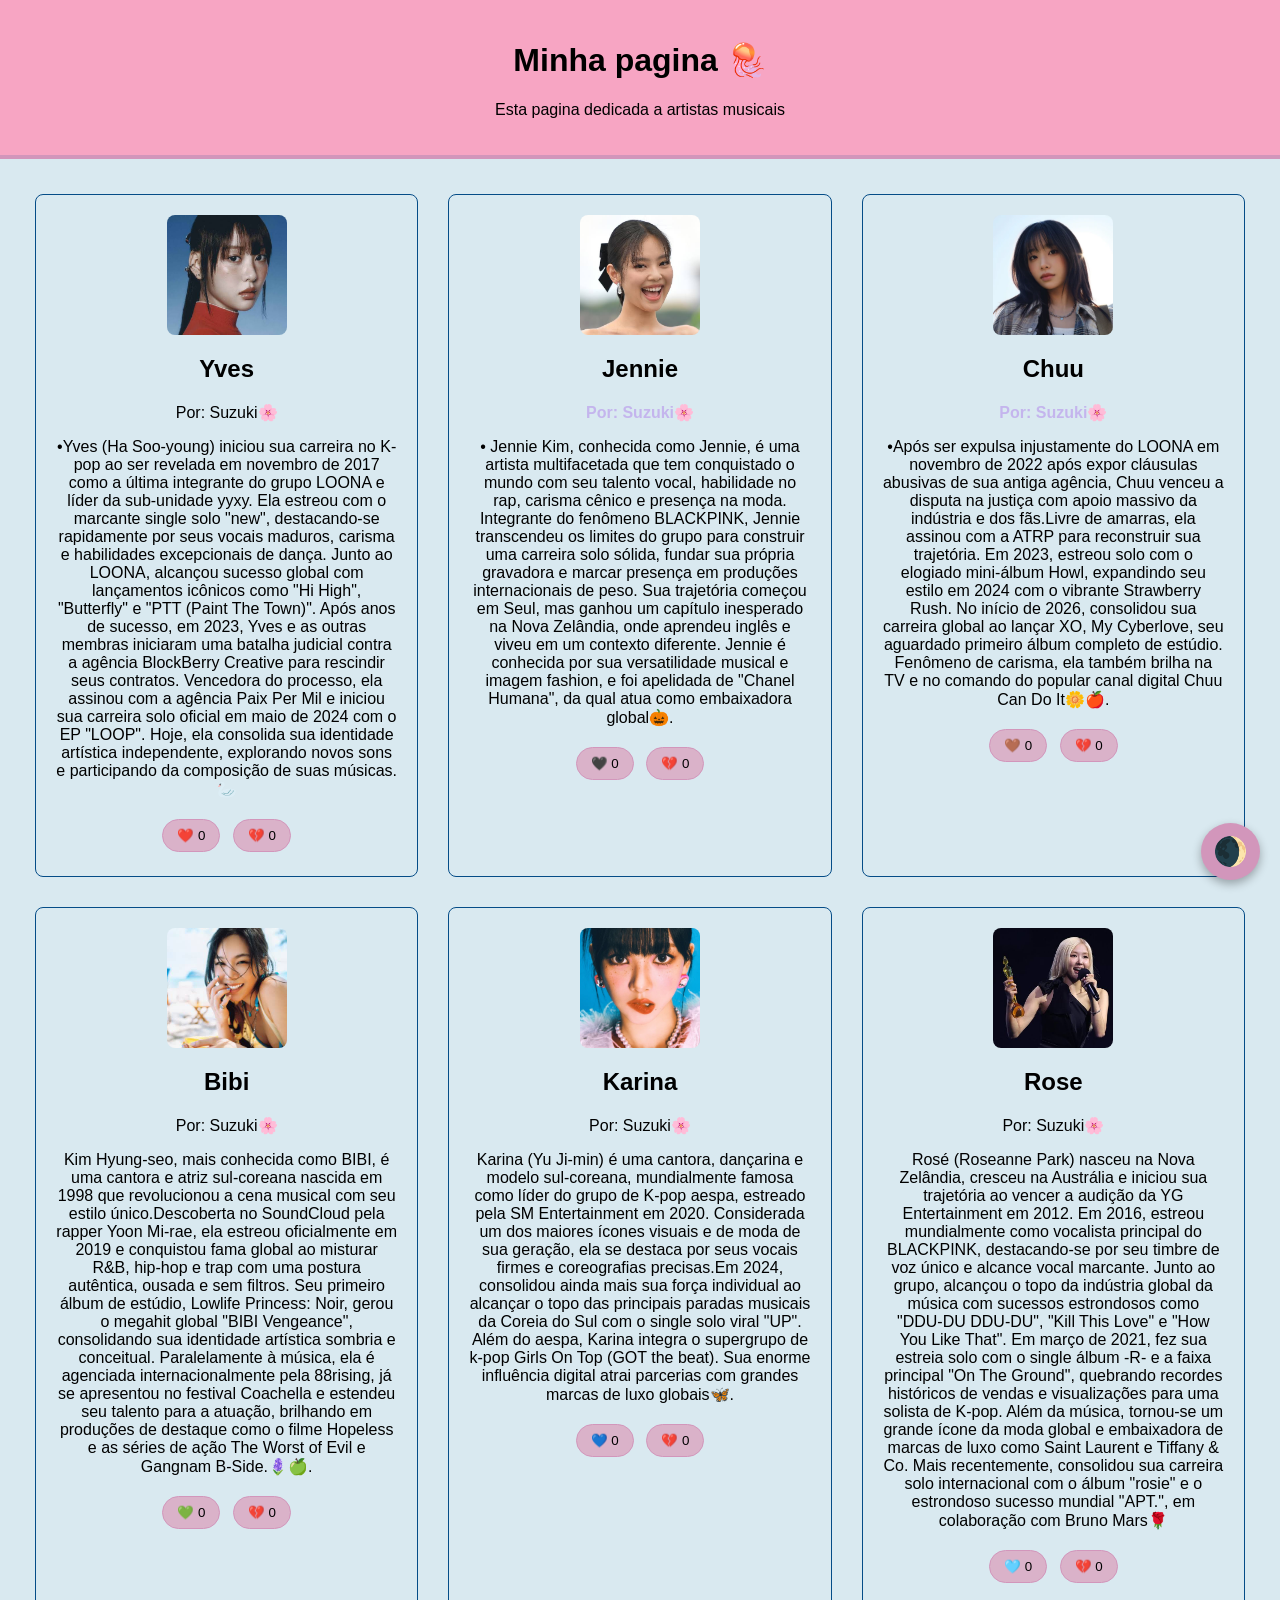
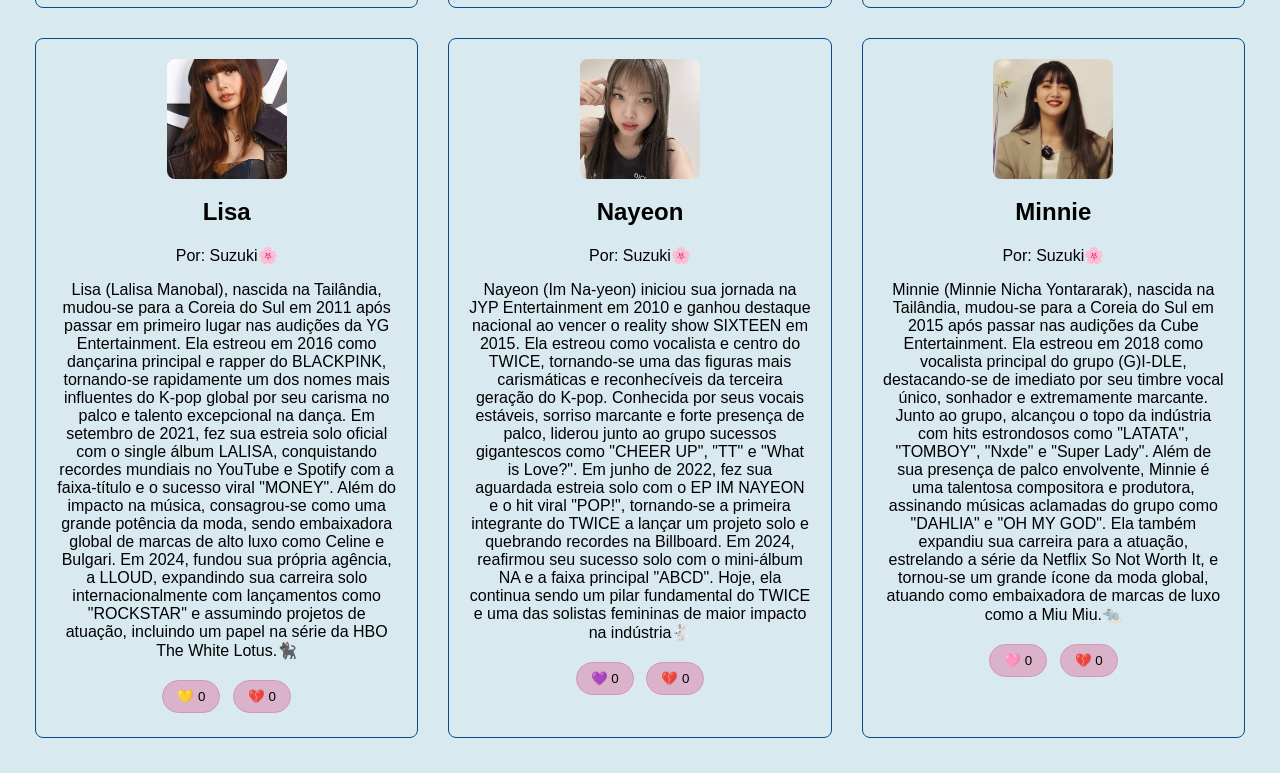
<file: index.html>
<!DOCTYPE html>
<html lang="pt-BR">

<head>
  <meta charset="UTF-8">
  <meta name="viewport" content="width=device-width, initial-scale=1.0">
  <title>Blog da Suzuki🌸</title>
  <link rel="stylesheet" href="style.css">

</head>

<body>
  <div class="container">
    <header>
      <h1> Minha pagina 🪼</h1>
      <p>Esta pagina dedicada a artistas musicais</p>
    </header>
    <main>
      <article>


        <img src="yves.png" alt="">
        <div>
          <h2>Yves</h2>
          <p class="yves">Por: Suzuki🌸</p>
          <p>•Yves (Ha Soo-young) iniciou sua carreira no K-pop ao ser revelada em novembro de 2017 como a última integrante do grupo
          LOONA e líder da sub-unidade yyxy. Ela estreou com o marcante single solo "new", destacando-se rapidamente por seus
          vocais maduros, carisma e habilidades excepcionais de dança. Junto ao LOONA, alcançou sucesso global com lançamentos
          icônicos como "Hi High", "Butterfly" e "PTT (Paint The Town)". Após anos de sucesso, em 2023, Yves e as outras membras
          iniciaram uma batalha judicial contra a agência BlockBerry Creative para rescindir seus contratos. Vencedora do
          processo, ela assinou com a agência Paix Per Mil e iniciou sua carreira solo oficial em maio de 2024 com o EP "LOOP".
          Hoje, ela consolida sua identidade artística independente, explorando novos sons e participando da composição de suas
          músicas.🦢</p>
          <button>❤️ <span>0</span></button>
          <button>💔 <span>0</span></button>
        </div>
      </article>
      <article>


        <img src="jennie.png"
          alt="jennie no met gala">
        <div>
          <h2>Jennie</h2>
          <p class="artigo-autor">Por: Suzuki🌸</p>
          <p>• Jennie Kim, conhecida como Jennie, é uma artista multifacetada que tem conquistado o mundo com seu talento vocal,
          habilidade no rap, carisma cênico e presença na moda. Integrante do fenômeno BLACKPINK, Jennie transcendeu os limites do
          grupo para construir uma carreira solo sólida, fundar sua própria gravadora e marcar presença em produções
          internacionais de peso. Sua trajetória começou em Seul, mas ganhou um capítulo inesperado na Nova Zelândia, onde
          aprendeu inglês e viveu em um contexto diferente. Jennie é conhecida por sua versatilidade musical e imagem fashion, e
          foi apelidada de "Chanel Humana", da qual atua como embaixadora global🎃.</p>
          <button>🖤 <span>0</span></button>
          <button>💔 <span>0</span></button>
        </div>
      </article>
      <article>


          <img src="chuu.png" alt="Foto da chuu">
          <div>
            <h2>Chuu</h2>
            <p class="artigo-autor">Por: Suzuki🌸</p>
            <p>•Após ser expulsa injustamente do LOONA em novembro de 2022 após expor cláusulas abusivas de sua antiga agência, Chuu
            venceu a disputa na justiça com apoio massivo da indústria e dos fãs.Livre de amarras, ela assinou com a ATRP para
            reconstruir sua trajetória. Em 2023, estreou solo com o elogiado mini-álbum Howl, expandindo seu estilo em 2024 com o
            vibrante Strawberry Rush. No início de 2026, consolidou sua carreira global ao lançar XO, My Cyberlove, seu aguardado
            primeiro álbum completo de estúdio. Fenômeno de carisma, ela também brilha na TV e no comando do popular canal digital
            Chuu Can Do It🌼🍎.</p>
            <button>🤎 <span>0</span></button>
            <button>💔 <span>0</span></button>
          </div>
          </article>
          <article>



            <img src="bibi.png" alt="representação da cantora">
            <div>
              <h2>Bibi</h2>
              <p class="bibi">Por: Suzuki🌸</p>
              <p>Kim Hyung-seo, mais conhecida como BIBI, é uma cantora e atriz sul-coreana nascida em 1998 que revolucionou a cena
              musical com seu estilo único.Descoberta no SoundCloud pela rapper Yoon Mi-rae, ela estreou oficialmente em 2019 e
              conquistou fama global ao misturar R&B, hip-hop e trap com uma postura autêntica, ousada e sem filtros. Seu primeiro
              álbum de estúdio, Lowlife Princess: Noir, gerou o megahit global "BIBI Vengeance", consolidando sua identidade artística
              sombria e conceitual. Paralelamente à música, ela é agenciada internacionalmente pela 88rising, já se apresentou no
              festival Coachella e estendeu seu talento para a atuação, brilhando em produções de destaque como o filme Hopeless e as
              séries de ação The Worst of Evil e Gangnam B-Side.🪻🍏.</p>
              <button>💚 <span>0</span></button>
              <button>💔 <span>0</span></button>
            </div>
            </article>
            <article>




              <img src="karina.png" alt="representação da cantora">
              <div>
                <h2>Karina</h2>
                <p class="Karina">Por: Suzuki🌸</p>
                <p>Karina (Yu Ji-min) é uma cantora, dançarina e modelo sul-coreana, mundialmente famosa como líder do grupo de K-pop
                aespa, estreado pela SM Entertainment em 2020. Considerada um dos maiores ícones visuais e de moda de sua geração, ela
                se destaca por seus vocais firmes e coreografias precisas.Em 2024, consolidou ainda mais sua força individual ao
                alcançar o topo das principais paradas musicais da Coreia do Sul com o single solo viral "UP". Além do aespa, Karina
                integra o supergrupo de k-pop Girls On Top (GOT the beat). Sua enorme influência digital atrai parcerias com grandes
                marcas de luxo globais🦋.</p>
                <button>💙 <span>0</span></button>
                <button>💔 <span>0</span></button>
              </div>
              </article>
              <article>



                <img src="rose.png" alt="representação da cantora">
                <div>
                  <h2>Rose</h2>
                  <p class="Rose">Por: Suzuki🌸</p>
                  <p>Rosé (Roseanne Park) nasceu na Nova Zelândia, cresceu na Austrália e iniciou sua trajetória ao vencer a audição da YG
                  Entertainment em 2012. Em 2016, estreou mundialmente como vocalista principal do BLACKPINK, destacando-se por seu timbre
                  de voz único e alcance vocal marcante. Junto ao grupo, alcançou o topo da indústria global da música com sucessos
                  estrondosos como "DDU-DU DDU-DU", "Kill This Love" e "How You Like That". Em março de 2021, fez sua estreia solo com o
                  single álbum -R- e a faixa principal "On The Ground", quebrando recordes históricos de vendas e visualizações para uma
                  solista de K-pop. Além da música, tornou-se um grande ícone da moda global e embaixadora de marcas de luxo como Saint
                  Laurent e Tiffany & Co. Mais recentemente, consolidou sua carreira solo internacional com o álbum "rosie" e o estrondoso
                  sucesso mundial "APT.", em colaboração com Bruno Mars🌹</p>
                  <button>🩵 <span>0</span></button>
                  <button>💔 <span>0</span></button>
                </div>
                </article>
                <article>


                        <img src="lisa.png" alt="representação da cantora">
                        <div>
                          <h2>Lisa</h2>
                          <p class="lisa">Por: Suzuki🌸</p>
                          <p>Lisa (Lalisa Manobal), nascida na Tailândia, mudou-se para a Coreia do Sul em 2011 após passar em primeiro lugar nas
                          audições da YG Entertainment. Ela estreou em 2016 como dançarina principal e rapper do BLACKPINK, tornando-se
                          rapidamente um dos nomes mais influentes do K-pop global por seu carisma no palco e talento excepcional na dança. Em
                          setembro de 2021, fez sua estreia solo oficial com o single álbum LALISA, conquistando recordes mundiais no YouTube e
                          Spotify com a faixa-título e o sucesso viral "MONEY". Além do impacto na música, consagrou-se como uma grande potência
                          da moda, sendo embaixadora global de marcas de alto luxo como Celine e Bulgari. Em 2024, fundou sua própria agência, a
                          LLOUD, expandindo sua carreira solo internacionalmente com lançamentos como "ROCKSTAR" e assumindo projetos de atuação,
                          incluindo um papel na série da HBO The White Lotus.🐈‍⬛</p>
                          <button>💛 <span>0</span></button>
                          <button>💔 <span>0</span></button>
                        </div>
                        </article>
                        <article>



                            <img src="nayeon.png" alt="representação da cantora">
                        <div>
                          <h2>Nayeon</h2>
                          <p class="lisa">Por: Suzuki🌸</p>
                          <p>Nayeon (Im Na-yeon) iniciou sua jornada na JYP Entertainment em 2010 e ganhou destaque nacional ao vencer o reality show
                          SIXTEEN em 2015. Ela estreou como vocalista e centro do TWICE, tornando-se uma das figuras mais carismáticas e
                          reconhecíveis da terceira geração do K-pop. Conhecida por seus vocais estáveis, sorriso marcante e forte presença de
                          palco, liderou junto ao grupo sucessos gigantescos como "CHEER UP", "TT" e "What is Love?". Em junho de 2022, fez sua
                          aguardada estreia solo com o EP IM NAYEON e o hit viral "POP!", tornando-se a primeira integrante do TWICE a lançar um
                          projeto solo e quebrando recordes na Billboard. Em 2024, reafirmou seu sucesso solo com o mini-álbum NA e a faixa
                          principal "ABCD". Hoje, ela continua sendo um pilar fundamental do TWICE e uma das solistas femininas de maior impacto
                          na indústria🐇</p>
                          <button>💜 <span>0</span></button>
                          <button>💔 <span>0</span></button>
                        </div>
                        </article>
                        <article>



                              <img src="minnie.png" alt="representação da cantora">
                              <div>
                                <h2>Minnie</h2>
                                <p class="lisa">Por: Suzuki🌸</p>
                                <p>Minnie (Minnie Nicha Yontararak), nascida na Tailândia, mudou-se para a Coreia do Sul em 2015 após passar nas audições
                                da Cube Entertainment. Ela estreou em 2018 como vocalista principal do grupo (G)I-DLE, destacando-se de imediato por seu
                                timbre vocal único, sonhador e extremamente marcante. Junto ao grupo, alcançou o topo da indústria com hits estrondosos
                                como "LATATA", "TOMBOY", "Nxde" e "Super Lady". Além de sua presença de palco envolvente, Minnie é uma talentosa
                                compositora e produtora, assinando músicas aclamadas do grupo como "DAHLIA" e "OH MY GOD". Ela também expandiu sua
                                carreira para a atuação, estrelando a série da Netflix So Not Worth It, e tornou-se um grande ícone da moda global,
                                atuando como embaixadora de marcas de luxo como a Miu Miu.🐀</p>
                                <button>🩷 <span>0</span></button>
                                <button>💔 <span>0</span></button>
                              </div>
                              </article>


      <button class="btn-tema-escuro">🌒</button>
    </main>
    <script src="script.js"></script>
</body>
</html>
</file>
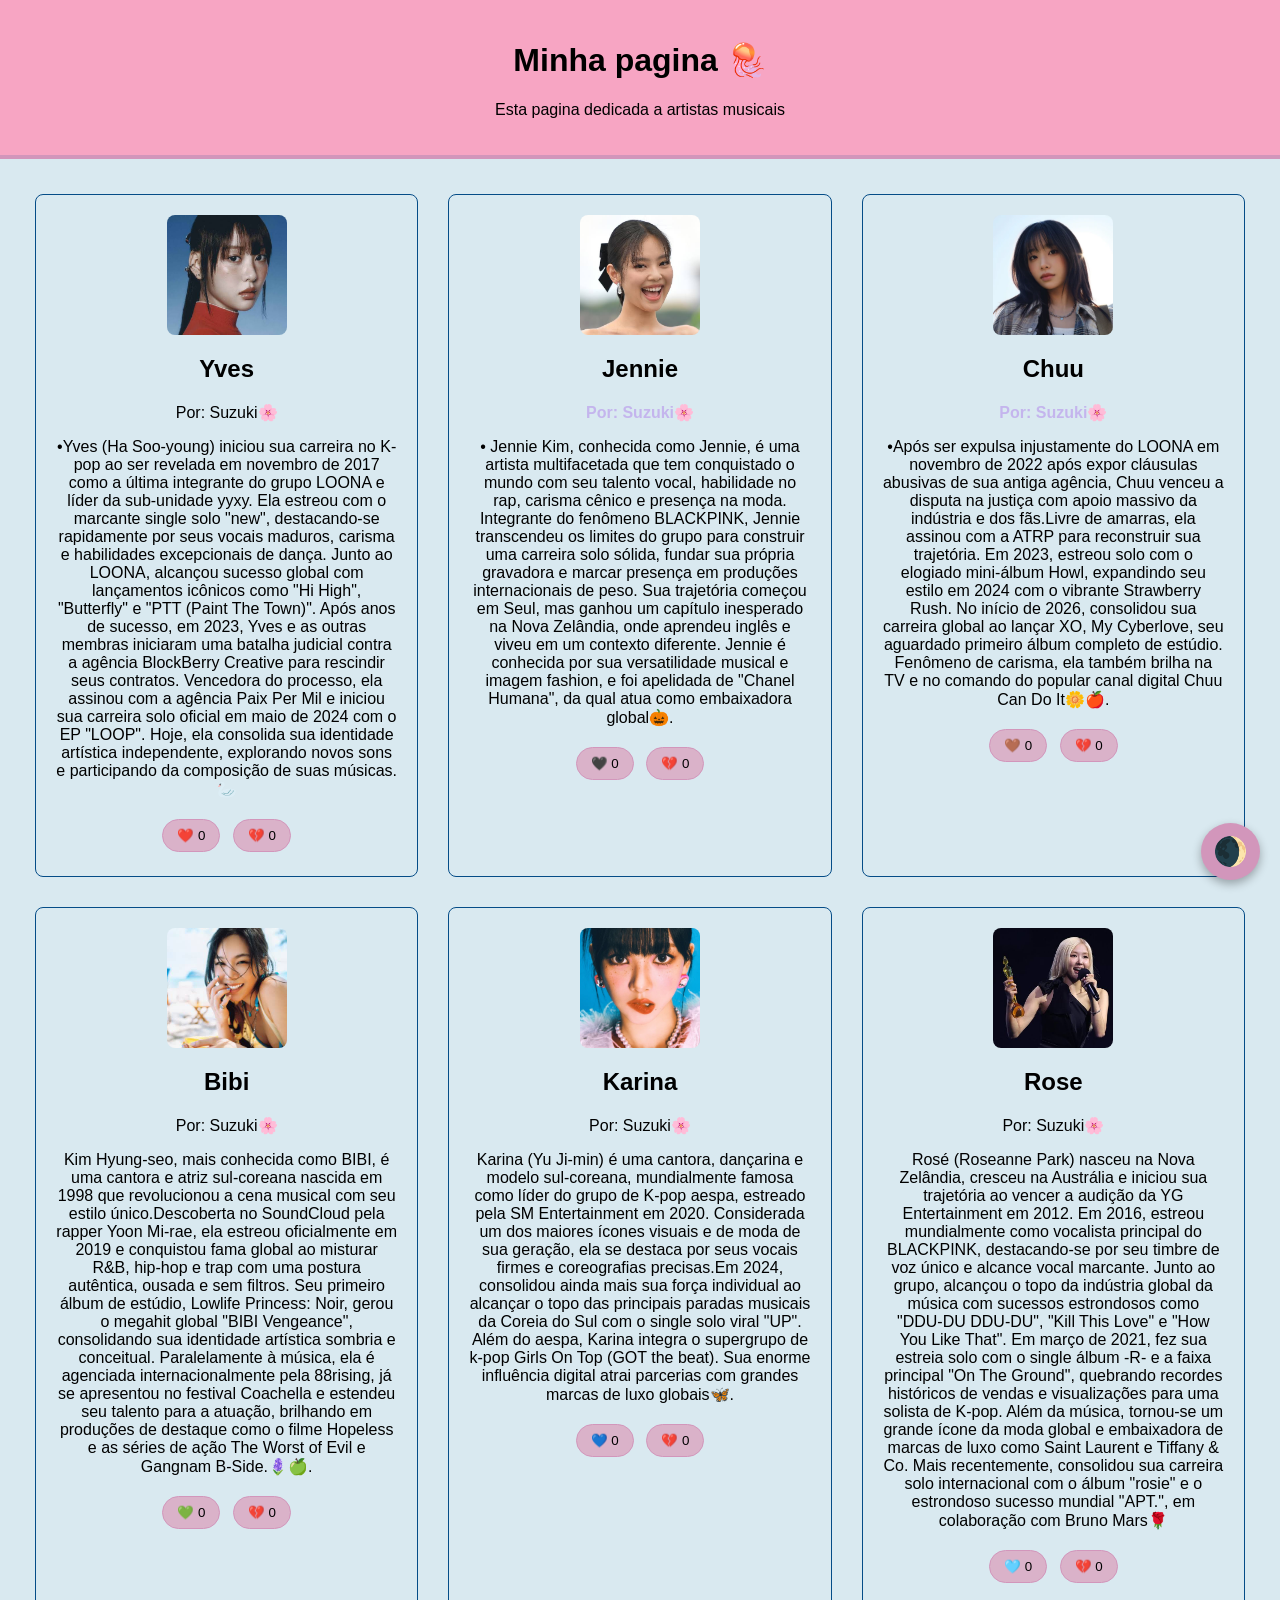
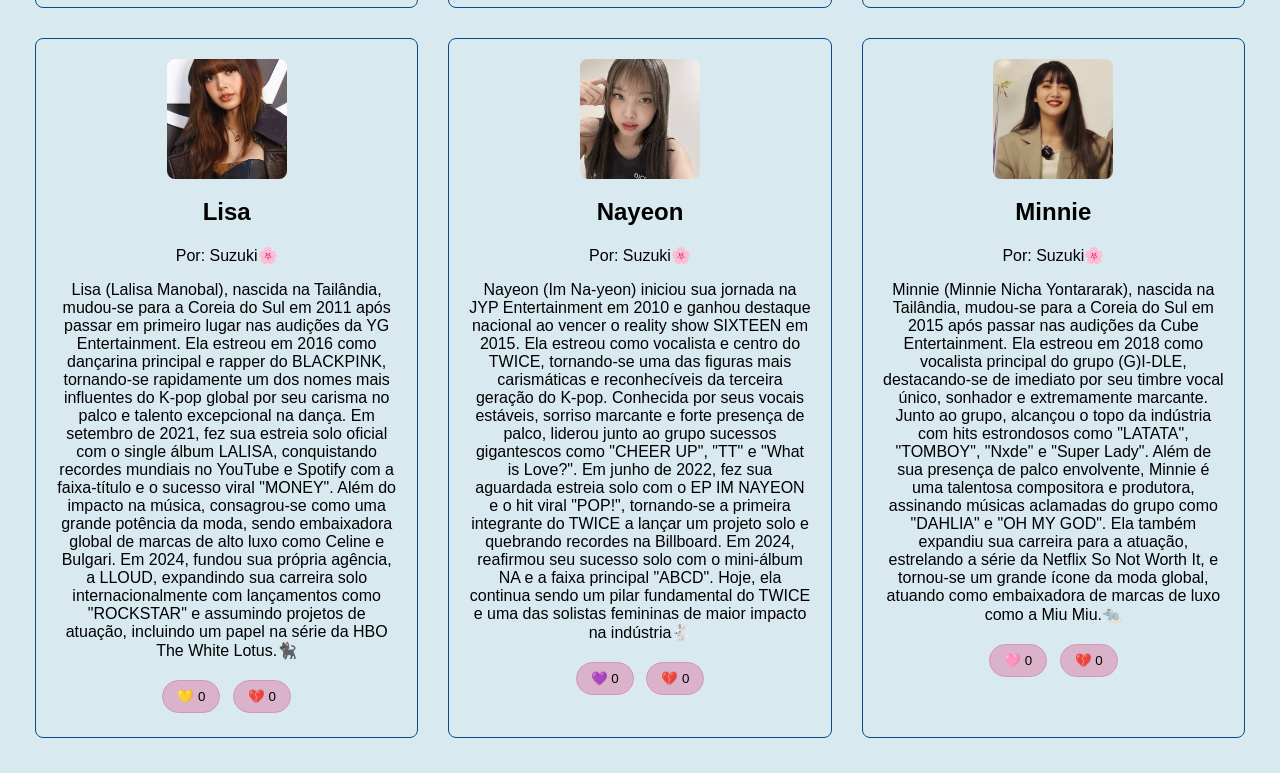
<file: alura.html>
<!DOCTYPE html>
<html lang="pt-BR">

<head>
  <meta charset="UTF-8">
  <meta name="viewport" content="width=device-width, initial-scale=1.0">
  <title>Blog da Suzuki🌸</title>
  <link rel="stylesheet" href="style.css">

</head>

<body>
  <div class="container">
    <header>
      <h1> Minha pagina 🪼</h1>
      <p>Esta pagina dedicada a artistas musicais</p>
    </header>
    <main>
      <article>


        <img src="yves.png" alt="">
        <div>
          <h2>Yves</h2>
          <p class="yves">Por: Suzuki🌸</p>
          <p>•Yves (Ha Soo-young) iniciou sua carreira no K-pop ao ser revelada em novembro de 2017 como a última integrante do grupo
          LOONA e líder da sub-unidade yyxy. Ela estreou com o marcante single solo "new", destacando-se rapidamente por seus
          vocais maduros, carisma e habilidades excepcionais de dança. Junto ao LOONA, alcançou sucesso global com lançamentos
          icônicos como "Hi High", "Butterfly" e "PTT (Paint The Town)". Após anos de sucesso, em 2023, Yves e as outras membras
          iniciaram uma batalha judicial contra a agência BlockBerry Creative para rescindir seus contratos. Vencedora do
          processo, ela assinou com a agência Paix Per Mil e iniciou sua carreira solo oficial em maio de 2024 com o EP "LOOP".
          Hoje, ela consolida sua identidade artística independente, explorando novos sons e participando da composição de suas
          músicas.🦢</p>
          <button>❤️ <span>0</span></button>
          <button>💔 <span>0</span></button>
        </div>
      </article>
      <article>


        <img src="jennie.png"
          alt="jennie no met gala">
        <div>
          <h2>Jennie</h2>
          <p class="artigo-autor">Por: Suzuki🌸</p>
          <p>• Jennie Kim, conhecida como Jennie, é uma artista multifacetada que tem conquistado o mundo com seu talento vocal,
          habilidade no rap, carisma cênico e presença na moda. Integrante do fenômeno BLACKPINK, Jennie transcendeu os limites do
          grupo para construir uma carreira solo sólida, fundar sua própria gravadora e marcar presença em produções
          internacionais de peso. Sua trajetória começou em Seul, mas ganhou um capítulo inesperado na Nova Zelândia, onde
          aprendeu inglês e viveu em um contexto diferente. Jennie é conhecida por sua versatilidade musical e imagem fashion, e
          foi apelidada de "Chanel Humana", da qual atua como embaixadora global🎃.</p>
          <button>🖤 <span>0</span></button>
          <button>💔 <span>0</span></button>
        </div>
      </article>
      <article>


          <img src="chuu.png" alt="Foto da chuu">
          <div>
            <h2>Chuu</h2>
            <p class="artigo-autor">Por: Suzuki🌸</p>
            <p>•Após ser expulsa injustamente do LOONA em novembro de 2022 após expor cláusulas abusivas de sua antiga agência, Chuu
            venceu a disputa na justiça com apoio massivo da indústria e dos fãs.Livre de amarras, ela assinou com a ATRP para
            reconstruir sua trajetória. Em 2023, estreou solo com o elogiado mini-álbum Howl, expandindo seu estilo em 2024 com o
            vibrante Strawberry Rush. No início de 2026, consolidou sua carreira global ao lançar XO, My Cyberlove, seu aguardado
            primeiro álbum completo de estúdio. Fenômeno de carisma, ela também brilha na TV e no comando do popular canal digital
            Chuu Can Do It🌼🍎.</p>
            <button>🤎 <span>0</span></button>
            <button>💔 <span>0</span></button>
          </div>
          </article>
          <article>



            <img src="bibi.png" alt="representação da cantora">
            <div>
              <h2>Bibi</h2>
              <p class="bibi">Por: Suzuki🌸</p>
              <p>Kim Hyung-seo, mais conhecida como BIBI, é uma cantora e atriz sul-coreana nascida em 1998 que revolucionou a cena
              musical com seu estilo único.Descoberta no SoundCloud pela rapper Yoon Mi-rae, ela estreou oficialmente em 2019 e
              conquistou fama global ao misturar R&B, hip-hop e trap com uma postura autêntica, ousada e sem filtros. Seu primeiro
              álbum de estúdio, Lowlife Princess: Noir, gerou o megahit global "BIBI Vengeance", consolidando sua identidade artística
              sombria e conceitual. Paralelamente à música, ela é agenciada internacionalmente pela 88rising, já se apresentou no
              festival Coachella e estendeu seu talento para a atuação, brilhando em produções de destaque como o filme Hopeless e as
              séries de ação The Worst of Evil e Gangnam B-Side.🪻🍏.</p>
              <button>💚 <span>0</span></button>
              <button>💔 <span>0</span></button>
            </div>
            </article>
            <article>




              <img src="karina.png" alt="representação da cantora">
              <div>
                <h2>Karina</h2>
                <p class="Karina">Por: Suzuki🌸</p>
                <p>Karina (Yu Ji-min) é uma cantora, dançarina e modelo sul-coreana, mundialmente famosa como líder do grupo de K-pop
                aespa, estreado pela SM Entertainment em 2020. Considerada um dos maiores ícones visuais e de moda de sua geração, ela
                se destaca por seus vocais firmes e coreografias precisas.Em 2024, consolidou ainda mais sua força individual ao
                alcançar o topo das principais paradas musicais da Coreia do Sul com o single solo viral "UP". Além do aespa, Karina
                integra o supergrupo de k-pop Girls On Top (GOT the beat). Sua enorme influência digital atrai parcerias com grandes
                marcas de luxo globais🦋.</p>
                <button>💙 <span>0</span></button>
                <button>💔 <span>0</span></button>
              </div>
              </article>
              <article>



                <img src="rose.png" alt="representação da cantora">
                <div>
                  <h2>Rose</h2>
                  <p class="Rose">Por: Suzuki🌸</p>
                  <p>Rosé (Roseanne Park) nasceu na Nova Zelândia, cresceu na Austrália e iniciou sua trajetória ao vencer a audição da YG
                  Entertainment em 2012. Em 2016, estreou mundialmente como vocalista principal do BLACKPINK, destacando-se por seu timbre
                  de voz único e alcance vocal marcante. Junto ao grupo, alcançou o topo da indústria global da música com sucessos
                  estrondosos como "DDU-DU DDU-DU", "Kill This Love" e "How You Like That". Em março de 2021, fez sua estreia solo com o
                  single álbum -R- e a faixa principal "On The Ground", quebrando recordes históricos de vendas e visualizações para uma
                  solista de K-pop. Além da música, tornou-se um grande ícone da moda global e embaixadora de marcas de luxo como Saint
                  Laurent e Tiffany & Co. Mais recentemente, consolidou sua carreira solo internacional com o álbum "rosie" e o estrondoso
                  sucesso mundial "APT.", em colaboração com Bruno Mars🌹</p>
                  <button>🩵 <span>0</span></button>
                  <button>💔 <span>0</span></button>
                </div>
                </article>
                <article>


                        <img src="lisa.png" alt="representação da cantora">
                        <div>
                          <h2>Lisa</h2>
                          <p class="lisa">Por: Suzuki🌸</p>
                          <p>Lisa (Lalisa Manobal), nascida na Tailândia, mudou-se para a Coreia do Sul em 2011 após passar em primeiro lugar nas
                          audições da YG Entertainment. Ela estreou em 2016 como dançarina principal e rapper do BLACKPINK, tornando-se
                          rapidamente um dos nomes mais influentes do K-pop global por seu carisma no palco e talento excepcional na dança. Em
                          setembro de 2021, fez sua estreia solo oficial com o single álbum LALISA, conquistando recordes mundiais no YouTube e
                          Spotify com a faixa-título e o sucesso viral "MONEY". Além do impacto na música, consagrou-se como uma grande potência
                          da moda, sendo embaixadora global de marcas de alto luxo como Celine e Bulgari. Em 2024, fundou sua própria agência, a
                          LLOUD, expandindo sua carreira solo internacionalmente com lançamentos como "ROCKSTAR" e assumindo projetos de atuação,
                          incluindo um papel na série da HBO The White Lotus.🐈‍⬛</p>
                          <button>💛 <span>0</span></button>
                          <button>💔 <span>0</span></button>
                        </div>
                        </article>
                        <article>



                            <img src="nayeon.png" alt="representação da cantora">
                        <div>
                          <h2>Nayeon</h2>
                          <p class="lisa">Por: Suzuki🌸</p>
                          <p>Nayeon (Im Na-yeon) iniciou sua jornada na JYP Entertainment em 2010 e ganhou destaque nacional ao vencer o reality show
                          SIXTEEN em 2015. Ela estreou como vocalista e centro do TWICE, tornando-se uma das figuras mais carismáticas e
                          reconhecíveis da terceira geração do K-pop. Conhecida por seus vocais estáveis, sorriso marcante e forte presença de
                          palco, liderou junto ao grupo sucessos gigantescos como "CHEER UP", "TT" e "What is Love?". Em junho de 2022, fez sua
                          aguardada estreia solo com o EP IM NAYEON e o hit viral "POP!", tornando-se a primeira integrante do TWICE a lançar um
                          projeto solo e quebrando recordes na Billboard. Em 2024, reafirmou seu sucesso solo com o mini-álbum NA e a faixa
                          principal "ABCD". Hoje, ela continua sendo um pilar fundamental do TWICE e uma das solistas femininas de maior impacto
                          na indústria🐇</p>
                          <button>💜 <span>0</span></button>
                          <button>💔 <span>0</span></button>
                        </div>
                        </article>
                        <article>



                              <img src="minnie.png" alt="representação da cantora">
                              <div>
                                <h2>Minnie</h2>
                                <p class="lisa">Por: Suzuki🌸</p>
                                <p>Minnie (Minnie Nicha Yontararak), nascida na Tailândia, mudou-se para a Coreia do Sul em 2015 após passar nas audições
                                da Cube Entertainment. Ela estreou em 2018 como vocalista principal do grupo (G)I-DLE, destacando-se de imediato por seu
                                timbre vocal único, sonhador e extremamente marcante. Junto ao grupo, alcançou o topo da indústria com hits estrondosos
                                como "LATATA", "TOMBOY", "Nxde" e "Super Lady". Além de sua presença de palco envolvente, Minnie é uma talentosa
                                compositora e produtora, assinando músicas aclamadas do grupo como "DAHLIA" e "OH MY GOD". Ela também expandiu sua
                                carreira para a atuação, estrelando a série da Netflix So Not Worth It, e tornou-se um grande ícone da moda global,
                                atuando como embaixadora de marcas de luxo como a Miu Miu.🐀</p>
                                <button>🩷 <span>0</span></button>
                                <button>💔 <span>0</span></button>
                              </div>
                              </article>


      <button class="btn-tema-escuro">🌒</button>
    </main>
    <script src="script.js"></script>
</body>
</html>
</file>
<file: style.css>
:root {
  /* Paleta Modo Claro */
  --cor-fundo-pagina: #d9e9f0;
  --cor-fundo-card: #d9e9f0;
  --cor-header: #f7a5c3;
  --cor-texto-header: #000000;
  --cor-texto: #000000;
  --cor-primaria: #d296bb;
  --cor-destaque: #c4b5ed;
  --cor-borda: #054c87;
  --cor-botao-fundo: #dab2c9;
}

body.tema-escuro {
  /* Paleta Modo Escuro */
  --cor-fundo-pagina: #000000bb;
  --cor-fundo-card: #000000bb;
  --cor-header: #21071d;
  --cor-texto-header: #ffffff;
  --cor-texto: #fff6f6;
  --cor-primaria: #3c1f47;
  --cor-destaque: #572d5a;
  --cor-borda: #4f0d4d;
  --cor-botao-fundo: #5f0d66;
}

body {
  max-width: 100vw;
  margin: 0;
  background-color: var(--cor-fundo-pagina);
  color: var(--cor-texto);
  font-family: Arial, sans-serif;
  transition: background-color 0.3s, color 0.3s;
}

header {
  background-color: var(--cor-header);
  color: var(--cor-texto-header);
  margin: 0 auto;
  padding: 20px;
  border-bottom: 4px solid var(--cor-primaria);
  text-align: center;
}

main {
  background-color: var(--cor-fundo-pagina);
  color: var(--cor-texto);
  margin: 0 auto;
  padding: 20px;
  display: flex;
  flex-wrap: wrap;
  justify-content: center;
}

article {
  background-color: var(--cor-fundo-card);
  display: flex;
  padding: 20px;
  border: 1px solid var(--cor-borda);
  border-radius: 8px;
  flex: 1 1 300px;
  max-width: 350px;
  flex-direction: column;
  align-items: center;
  text-align: center;
  margin: 15px;
  transition: background-color 0.3s, border 0.3s;
}

img {
  width: 120px;
  height: 120px;
  object-fit: cover;
  border-radius: 8px;
}

article button {
  background-color: var(--cor-botao-fundo);
  border: 1px solid var(--cor-primaria);
  color: var(--cor-texto);
  padding: 8px 14px;
  margin: 4px;
  border-radius: 20px;
  cursor: pointer;
  transition: transform 0.1s;
}

article button:hover {
  transform: scale(1.05);
}

.artigo-autor {
  font-weight: bold;
  color: var(--cor-destaque);
}

.artigo-fonte a {
  color: var(--cor-primaria);
}

.btn-tema-escuro {
  position: fixed;
  bottom: 20px;
  right: 20px;
  font-size: 28px;
  padding: 12px;
  background-color: var(--cor-primaria);
  border-radius: 50%;
  border: none;
  cursor: pointer;
  box-shadow: 0 4px 10px rgba(0, 0, 0, 0.3);
  transition: transform 0.2s;
}

.btn-tema-escuro:hover {
  transform: scale(1.1);
}
</file>
